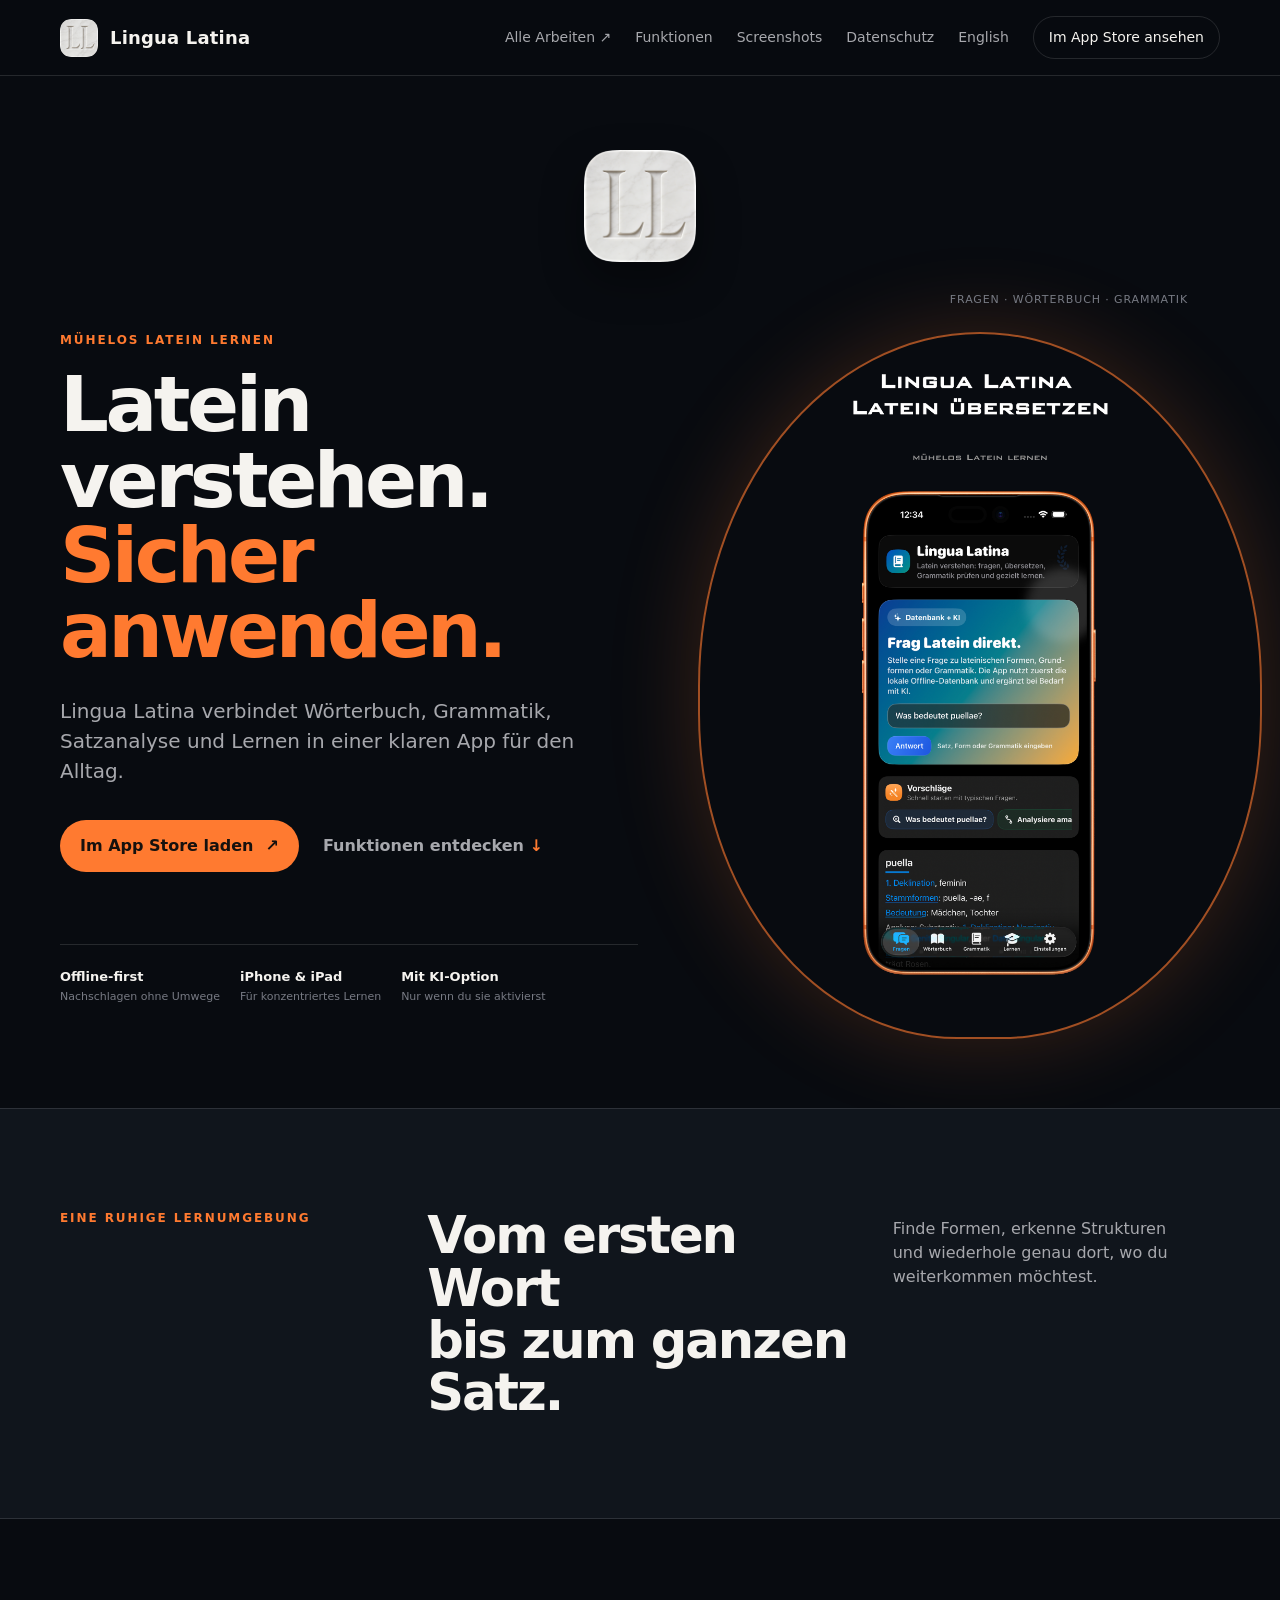
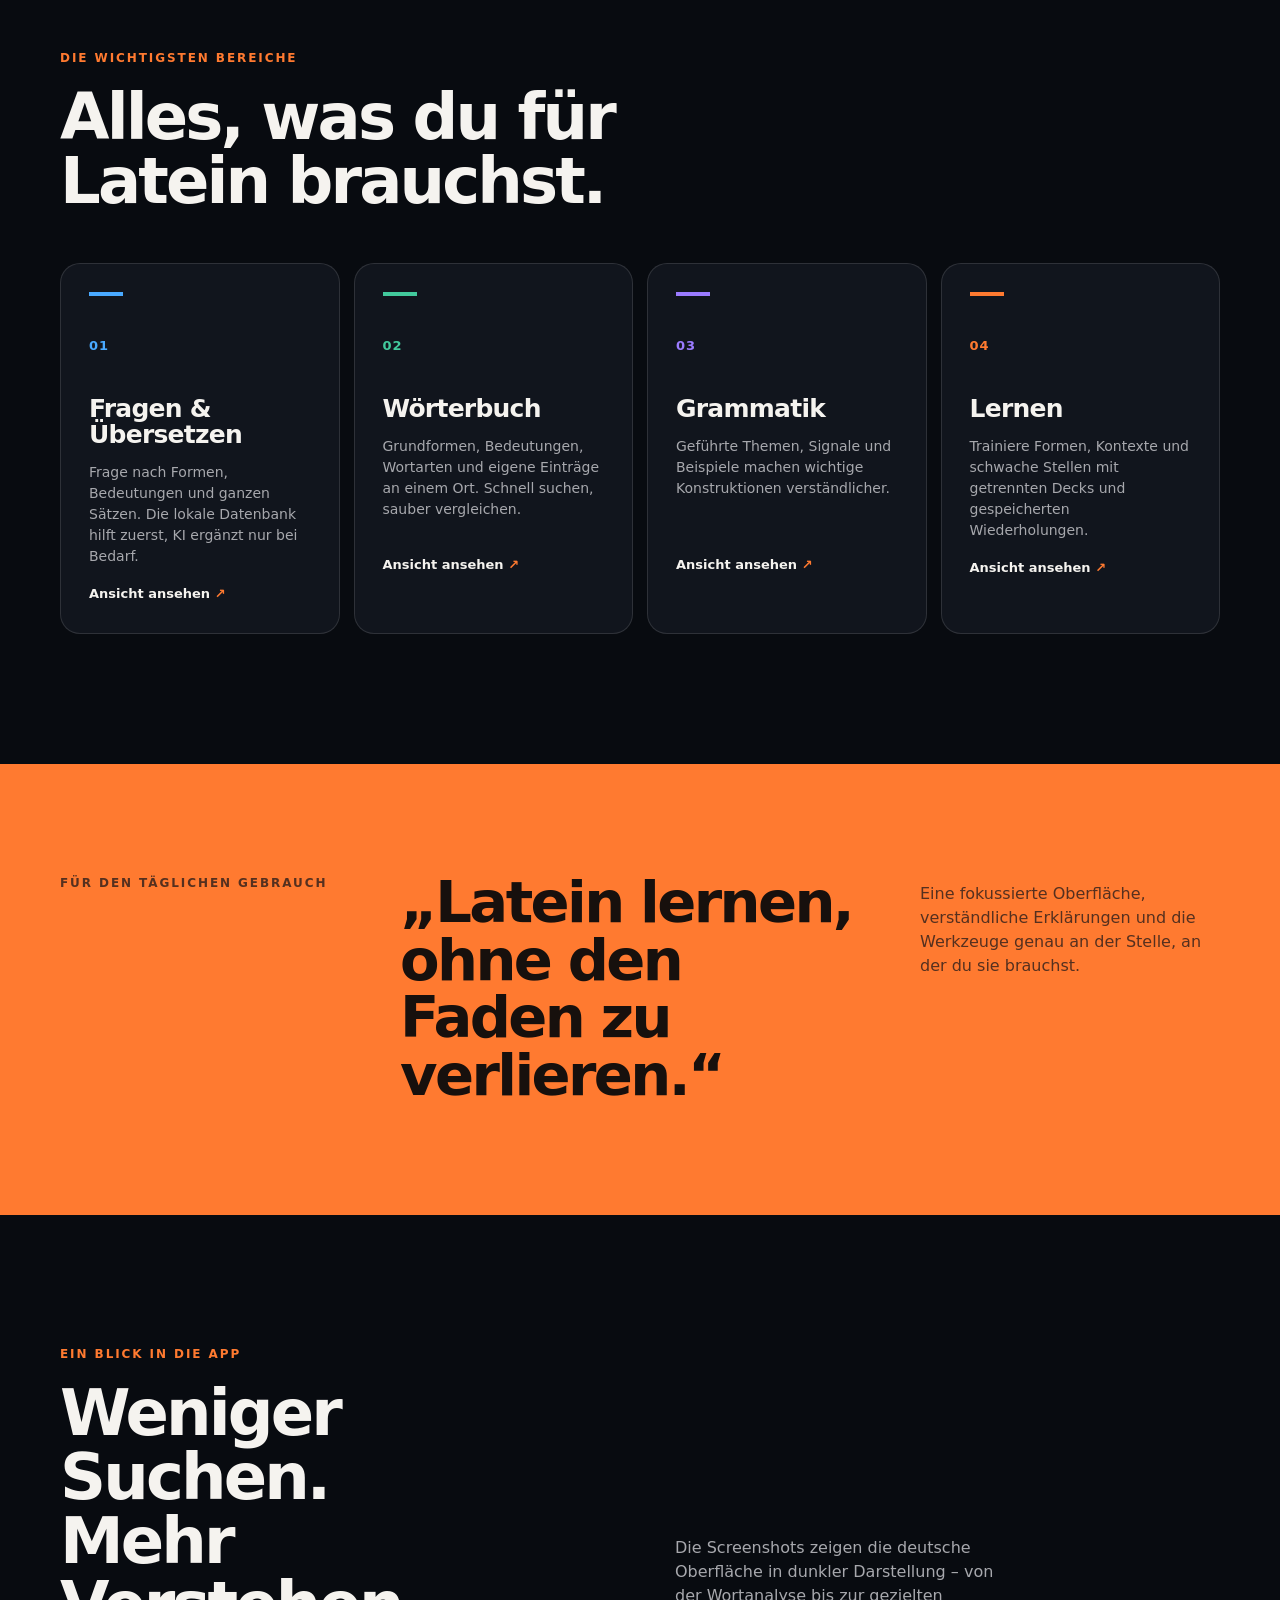
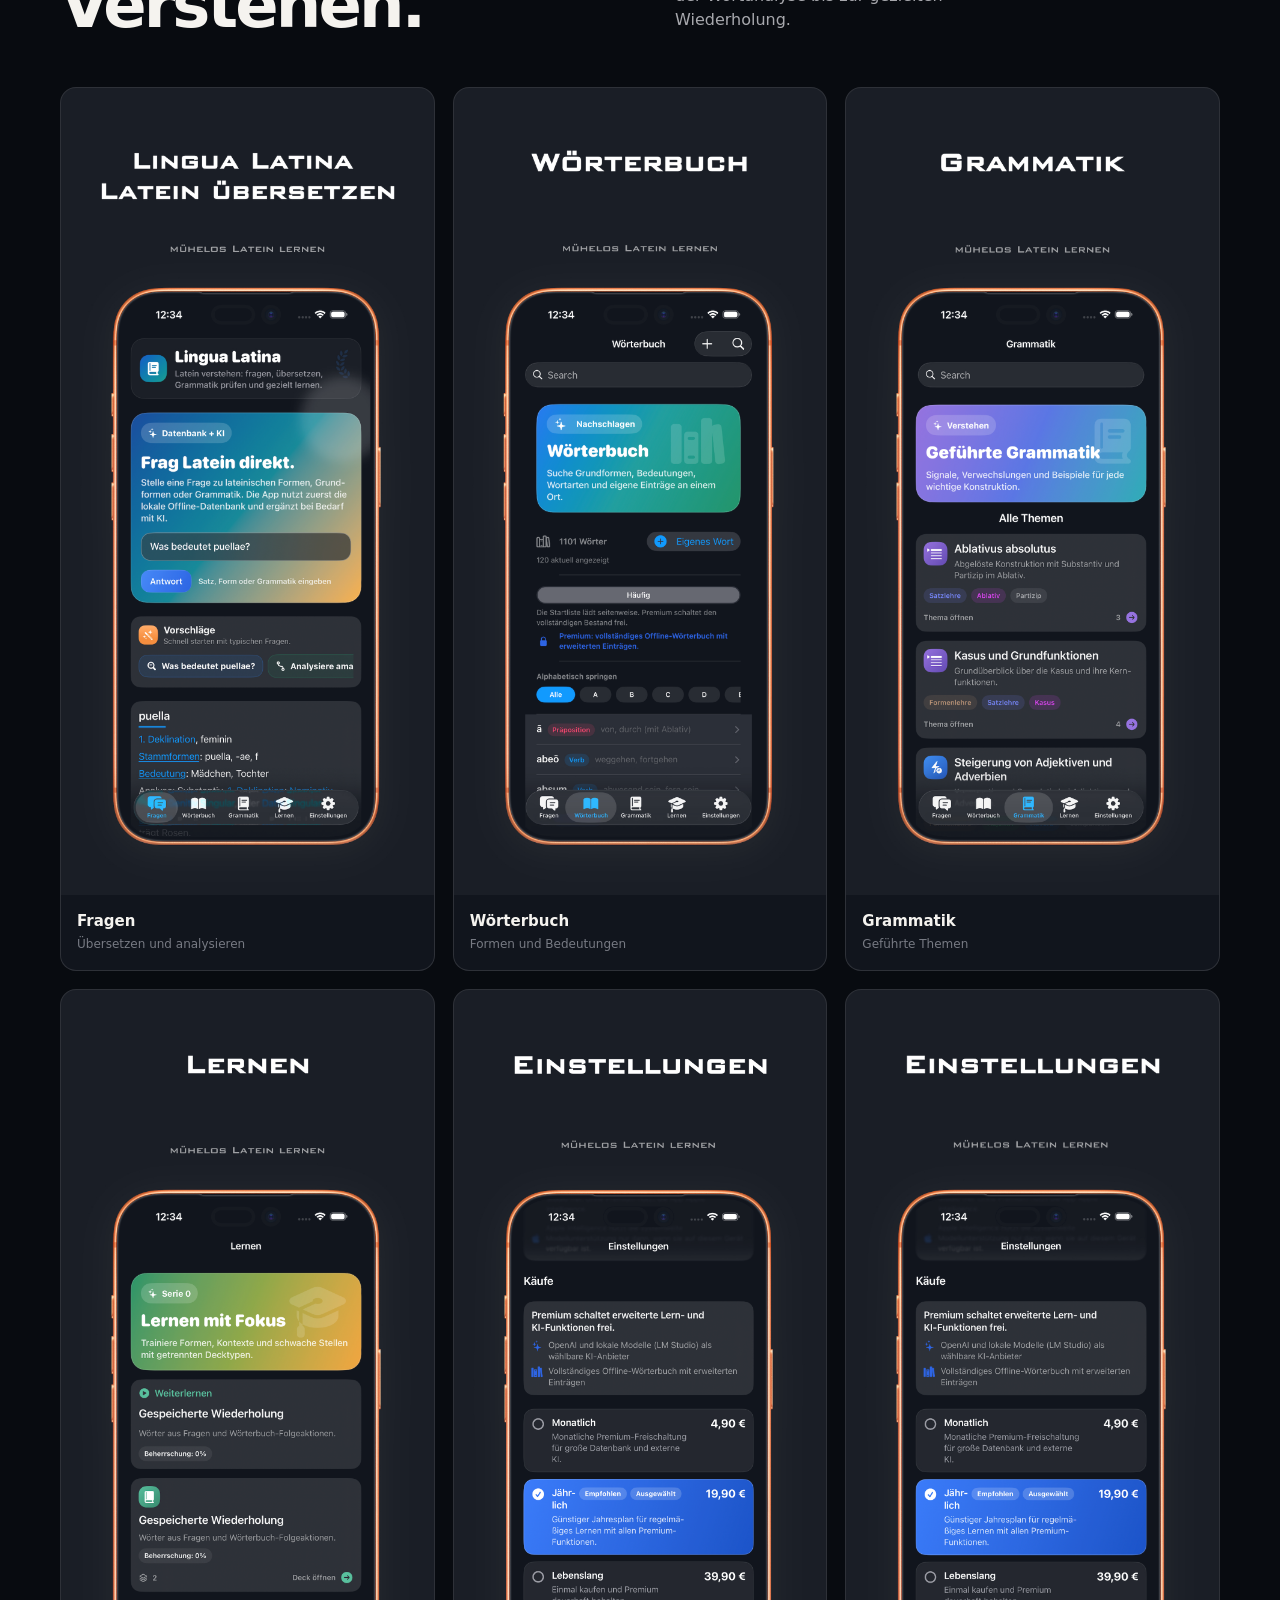
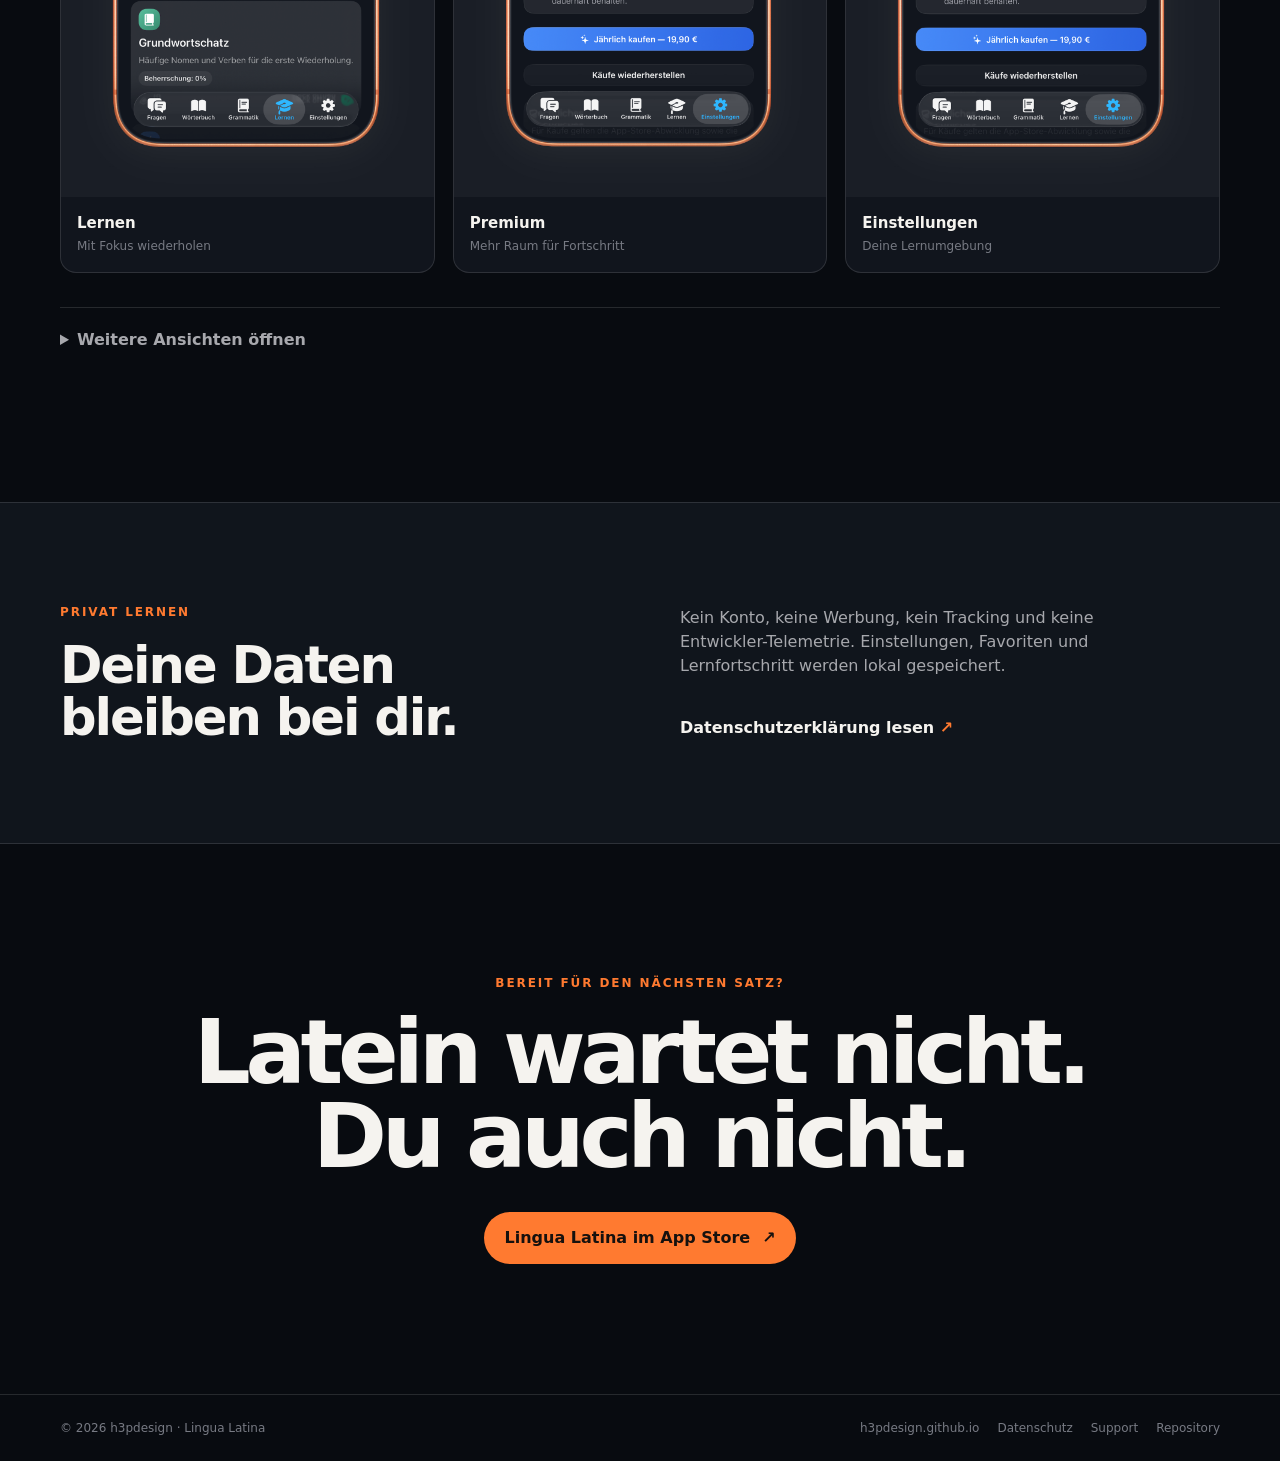
<file: index.html>
<!doctype html>
<html lang="de">
<head>
  <meta charset="utf-8">
  <meta name="viewport" content="width=device-width, initial-scale=1">
  <meta name="description" content="Lingua Latina: Latein verstehen, übersetzen, Grammatik prüfen und gezielt lernen.">
  <meta name="theme-color" content="#080b10">
  <title>Lingua Latina – Latein verstehen</title>
  <link rel="stylesheet" href="styles.css">
</head>
<body>
  <header class="site-header">
    <a class="brand" href="#top" aria-label="Lingua Latina Startseite">
      <img src="assets/app-icon-clear-light.png" alt="Lingua Latina App-Icon">
      <span>Lingua Latina</span>
    </a>
    <nav aria-label="Hauptnavigation">
      <a href="https://h3pdesign.github.io" target="_blank" rel="noreferrer">Alle Arbeiten ↗</a>
      <a href="#funktionen">Funktionen</a>
      <a href="#screenshots">Screenshots</a>
      <a href="#datenschutz">Datenschutz</a>
      <a href="en/">English</a>
      <a class="nav-button" href="https://apps.apple.com/de/app/lingua-latina/id6767503541">Im App Store ansehen</a>
    </nav>
  </header>

  <main id="top">
    <section class="hero section-wrap">
      <div class="hero-mark"><img src="assets/app-icon-clear-light.png" alt="Lingua Latina App-Icon"></div>
      <div class="hero-copy">
        <p class="eyebrow">Mühelos Latein lernen</p>
        <h1>Latein verstehen.<br><em>Sicher anwenden.</em></h1>
        <p class="lede">Lingua Latina verbindet Wörterbuch, Grammatik, Satzanalyse und Lernen in einer klaren App für den Alltag.</p>
        <div class="hero-actions">
          <a class="button button-primary" href="https://apps.apple.com/de/app/lingua-latina/id6767503541">Im App Store laden <span aria-hidden="true">↗</span></a>
          <a class="text-link" href="#funktionen">Funktionen entdecken <span aria-hidden="true">↓</span></a>
        </div>
        <div class="proof-row" aria-label="Produktmerkmale">
          <span><strong>Offline-first</strong><small>Nachschlagen ohne Umwege</small></span>
          <span><strong>iPhone &amp; iPad</strong><small>Für konzentriertes Lernen</small></span>
          <span><strong>Mit KI-Option</strong><small>Nur wenn du sie aktivierst</small></span>
        </div>
      </div>
      <div class="hero-visual">
        <div class="visual-label">Fragen · Wörterbuch · Grammatik</div>
        <img src="assets/screenshots/fragen-hero.png" alt="Lingua Latina mit einer lateinischen Wortanalyse auf dem iPhone" fetchpriority="high">
      </div>
    </section>

    <section class="intro-band">
      <div class="section-wrap intro-grid">
        <p class="section-kicker">Eine ruhige Lernumgebung</p>
        <h2>Vom ersten Wort<br>bis zum ganzen Satz.</h2>
        <p>Finde Formen, erkenne Strukturen und wiederhole genau dort, wo du weiterkommen möchtest.</p>
      </div>
    </section>

    <section id="funktionen" class="section-wrap feature-section">
      <div class="section-heading">
        <p class="section-kicker">Die wichtigsten Bereiche</p>
        <h2>Alles, was du für Latein brauchst.</h2>
      </div>
      <div class="feature-grid">
        <article class="feature-card feature-blue">
          <div class="feature-number">01</div>
          <h3>Fragen &amp; Übersetzen</h3>
          <p>Frage nach Formen, Bedeutungen und ganzen Sätzen. Die lokale Datenbank hilft zuerst, KI ergänzt nur bei Bedarf.</p>
          <a href="#screenshots">Ansicht ansehen <span aria-hidden="true">↗</span></a>
        </article>
        <article class="feature-card feature-green">
          <div class="feature-number">02</div>
          <h3>Wörterbuch</h3>
          <p>Grundformen, Bedeutungen, Wortarten und eigene Einträge an einem Ort. Schnell suchen, sauber vergleichen.</p>
          <a href="#screenshots">Ansicht ansehen <span aria-hidden="true">↗</span></a>
        </article>
        <article class="feature-card feature-purple">
          <div class="feature-number">03</div>
          <h3>Grammatik</h3>
          <p>Geführte Themen, Signale und Beispiele machen wichtige Konstruktionen verständlicher.</p>
          <a href="#screenshots">Ansicht ansehen <span aria-hidden="true">↗</span></a>
        </article>
        <article class="feature-card feature-orange">
          <div class="feature-number">04</div>
          <h3>Lernen</h3>
          <p>Trainiere Formen, Kontexte und schwache Stellen mit getrennten Decks und gespeicherten Wiederholungen.</p>
          <a href="#screenshots">Ansicht ansehen <span aria-hidden="true">↗</span></a>
        </article>
      </div>
    </section>

    <section class="quote-band">
      <div class="section-wrap quote-layout">
        <p class="section-kicker">Für den täglichen Gebrauch</p>
        <blockquote>„Latein lernen, ohne den Faden zu verlieren.“</blockquote>
        <p>Eine fokussierte Oberfläche, verständliche Erklärungen und die Werkzeuge genau an der Stelle, an der du sie brauchst.</p>
      </div>
    </section>

    <section id="screenshots" class="section-wrap gallery-section">
      <div class="section-heading split-heading">
        <div>
          <p class="section-kicker">Ein Blick in die App</p>
          <h2>Weniger Suchen.<br>Mehr Verstehen.</h2>
        </div>
        <p>Die Screenshots zeigen die deutsche Oberfläche in dunkler Darstellung – von der Wortanalyse bis zur gezielten Wiederholung.</p>
      </div>
      <div class="gallery gallery-featured">
        <figure class="shot shot-large"><img src="assets/screenshots/fragen.png" alt="Fragen und Satzanalyse in Lingua Latina"><figcaption><strong>Fragen</strong><span>Übersetzen und analysieren</span></figcaption></figure>
        <figure class="shot shot-large"><img src="assets/screenshots/woerterbuch.png" alt="Wörterbuch in Lingua Latina"><figcaption><strong>Wörterbuch</strong><span>Formen und Bedeutungen</span></figcaption></figure>
        <figure class="shot"><img src="assets/screenshots/grammatik-detail.png" alt="Grammatikthemen in Lingua Latina"><figcaption><strong>Grammatik</strong><span>Geführte Themen</span></figcaption></figure>
        <figure class="shot"><img src="assets/screenshots/lernen-detail.png" alt="Lernkarten und Wiederholung in Lingua Latina"><figcaption><strong>Lernen</strong><span>Mit Fokus wiederholen</span></figcaption></figure>
        <figure class="shot"><img src="assets/screenshots/premium.jpg" alt="Premium-Einstellungen in Lingua Latina"><figcaption><strong>Premium</strong><span>Mehr Raum für Fortschritt</span></figcaption></figure>
        <figure class="shot"><img src="assets/screenshots/einstellungen-detail.png" alt="Einstellungen in Lingua Latina"><figcaption><strong>Einstellungen</strong><span>Deine Lernumgebung</span></figcaption></figure>
      </div>
      <details class="more-screenshots">
        <summary>Weitere Ansichten öffnen</summary>
        <div class="gallery gallery-more">
          <figure class="shot"><img src="assets/screenshots/lernen.jpg" alt="Lernbereich in Lingua Latina"><figcaption><strong>Lernen</strong><span>Übersicht</span></figcaption></figure>
          <figure class="shot"><img src="assets/screenshots/grammatik.jpg" alt="Grammatikübersicht in Lingua Latina"><figcaption><strong>Grammatik</strong><span>Übersicht</span></figcaption></figure>
          <figure class="shot"><img src="assets/screenshots/einstellungen.jpg" alt="Einstellungen Übersicht in Lingua Latina"><figcaption><strong>Einstellungen</strong><span>Übersicht</span></figcaption></figure>
          <figure class="shot"><img src="assets/screenshots/einstellungen-detail-2.png" alt="Weitere Einstellungen in Lingua Latina"><figcaption><strong>Konfiguration</strong><span>Sprache und Design</span></figcaption></figure>
        </div>
      </details>
    </section>

    <section id="datenschutz" class="privacy-band">
      <div class="section-wrap privacy-grid">
        <div><p class="section-kicker">Privat lernen</p><h2>Deine Daten<br>bleiben bei dir.</h2></div>
        <div><p>Kein Konto, keine Werbung, kein Tracking und keine Entwickler-Telemetrie. Einstellungen, Favoriten und Lernfortschritt werden lokal gespeichert.</p><a class="text-link" href="https://apps-h3p.com/apps/lingua-latina/privacy-policy">Datenschutzerklärung lesen <span aria-hidden="true">↗</span></a></div>
      </div>
    </section>

    <section class="download section-wrap">
      <p class="section-kicker">Bereit für den nächsten Satz?</p>
      <h2>Latein wartet nicht.<br>Du auch nicht.</h2>
      <a class="button button-primary" href="https://apps.apple.com/de/app/lingua-latina/id6767503541">Lingua Latina im App Store <span aria-hidden="true">↗</span></a>
    </section>
  </main>

  <footer class="site-footer">
    <div class="section-wrap footer-inner">
      <span>© 2026 h3pdesign · Lingua Latina</span>
      <div><a href="https://h3pdesign.github.io" target="_blank" rel="noreferrer">h3pdesign.github.io</a><a href="https://apps-h3p.com/apps/lingua-latina/privacy-policy">Datenschutz</a><a href="https://github.com/h3pdesign/Lingua-Latina-Public/issues">Support</a><a href="https://github.com/h3pdesign/Lingua-Latina-Public">Repository</a></div>
    </div>
  </footer>
</body>
</html>
</file>
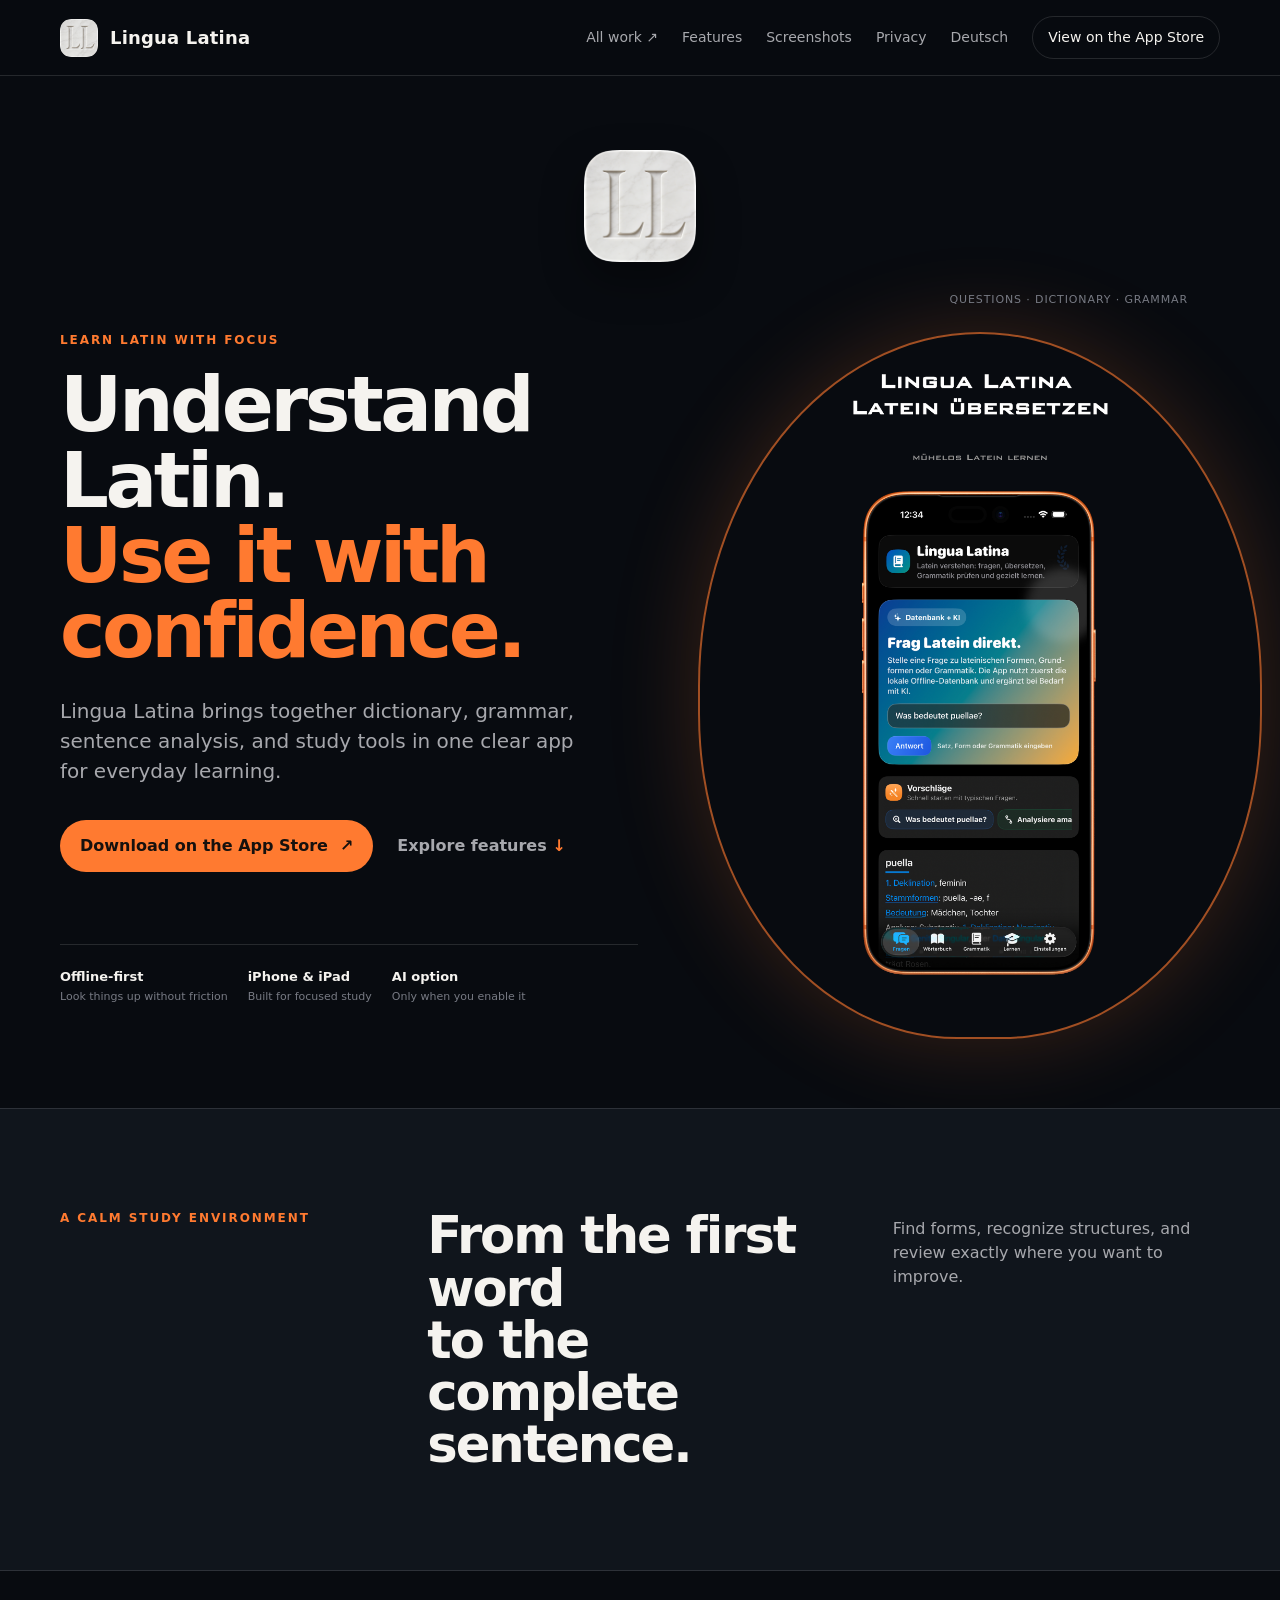
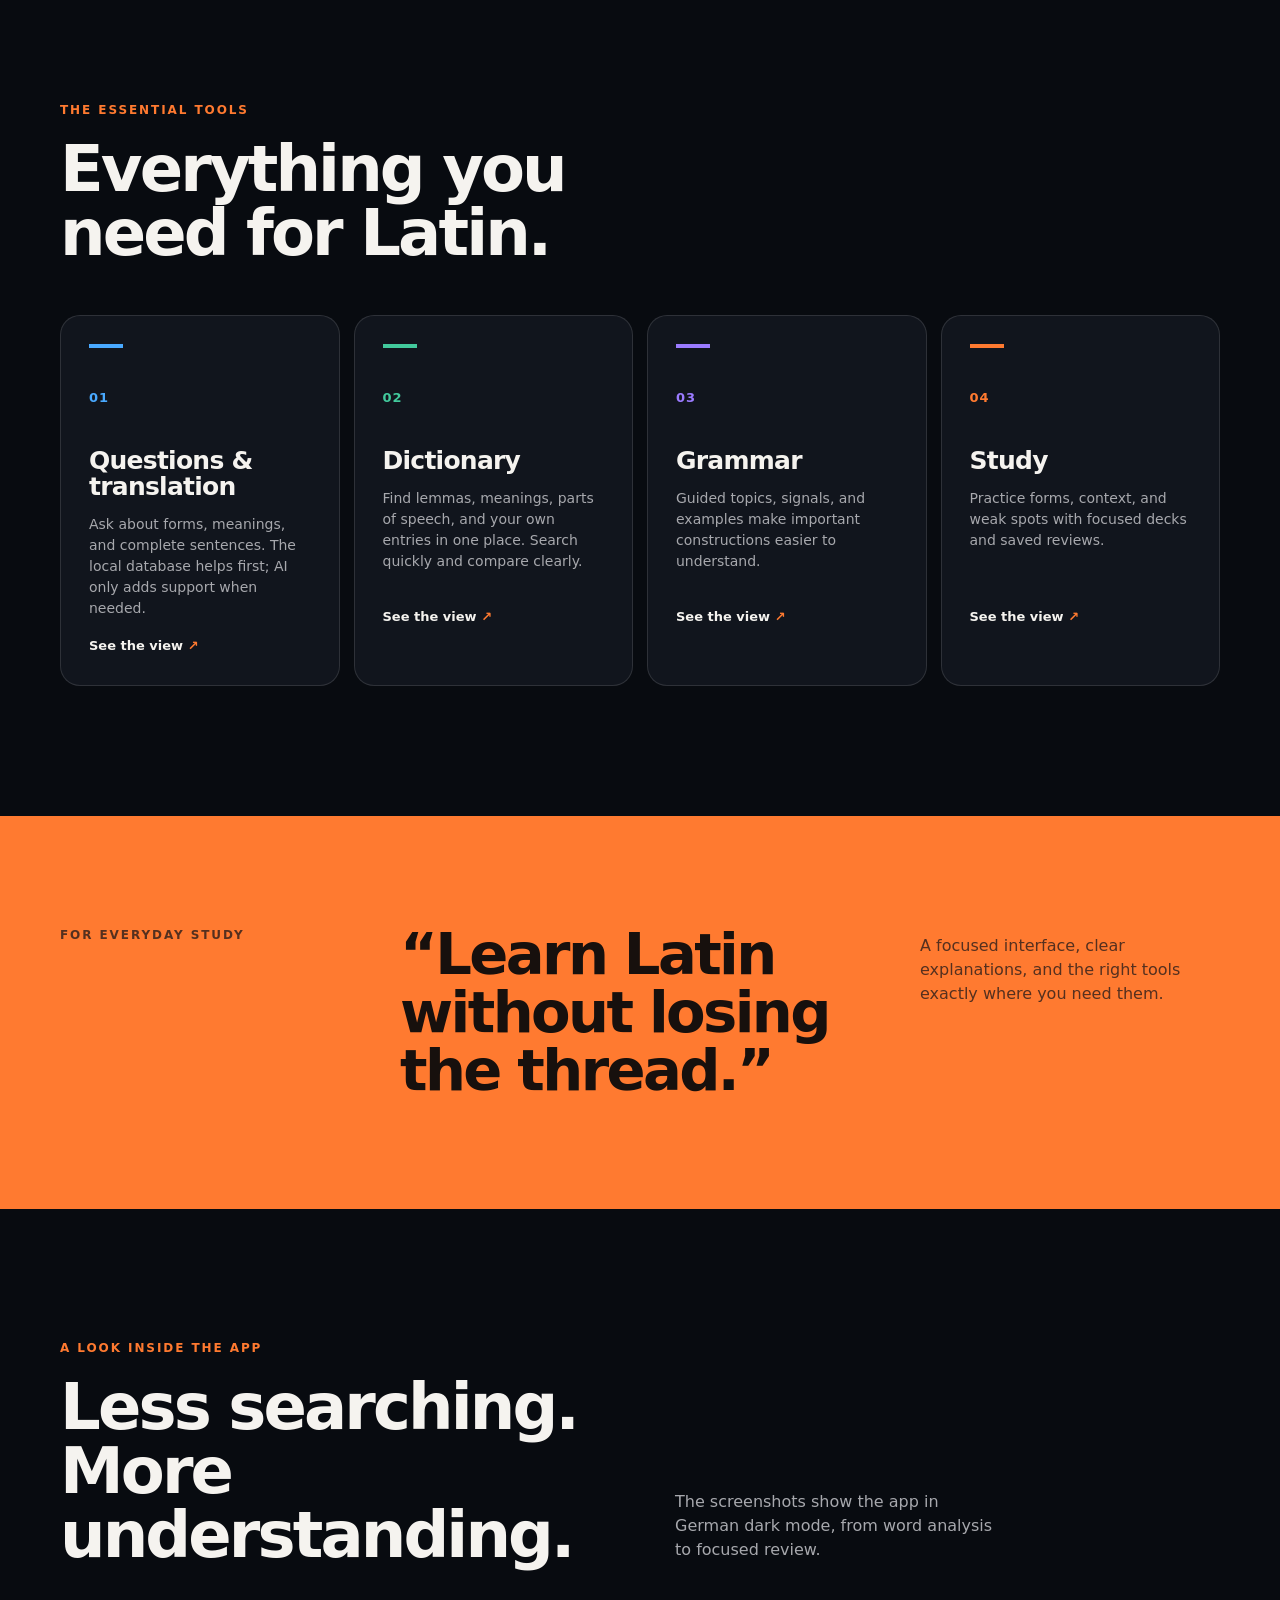
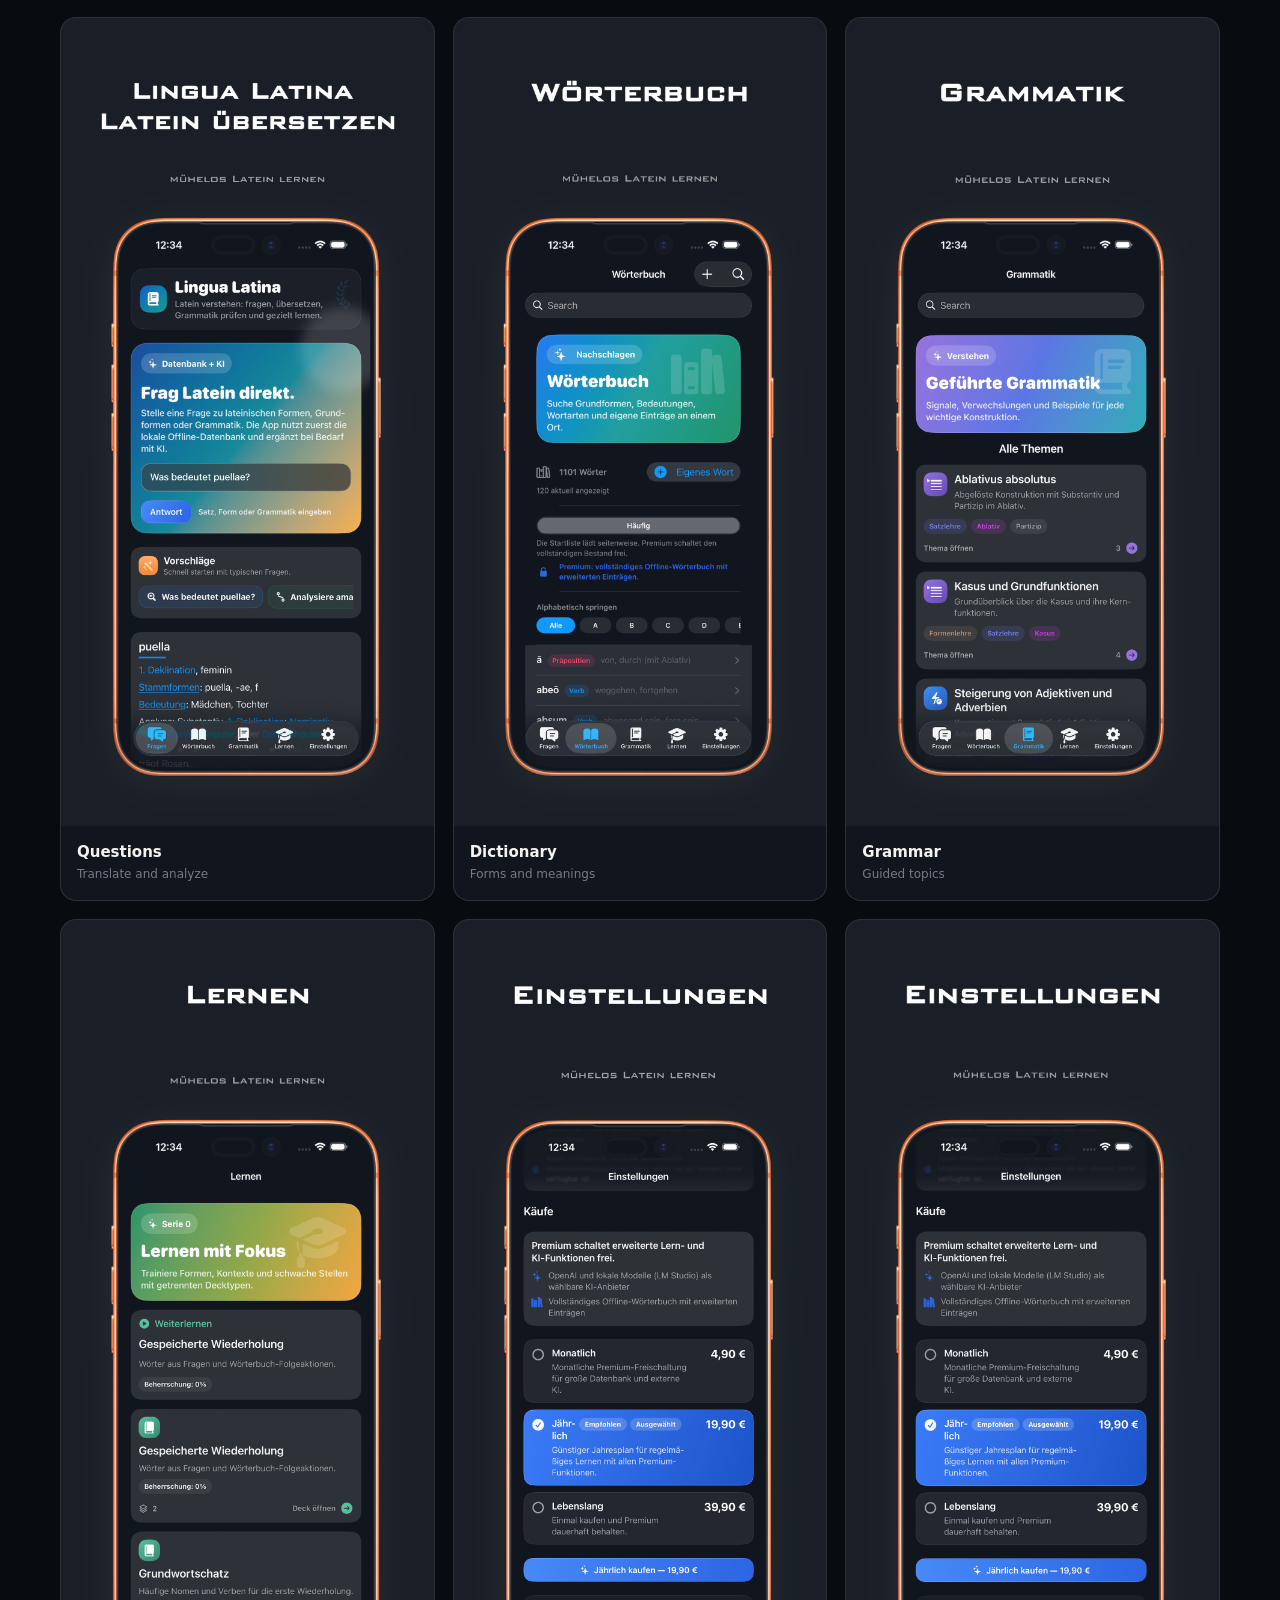
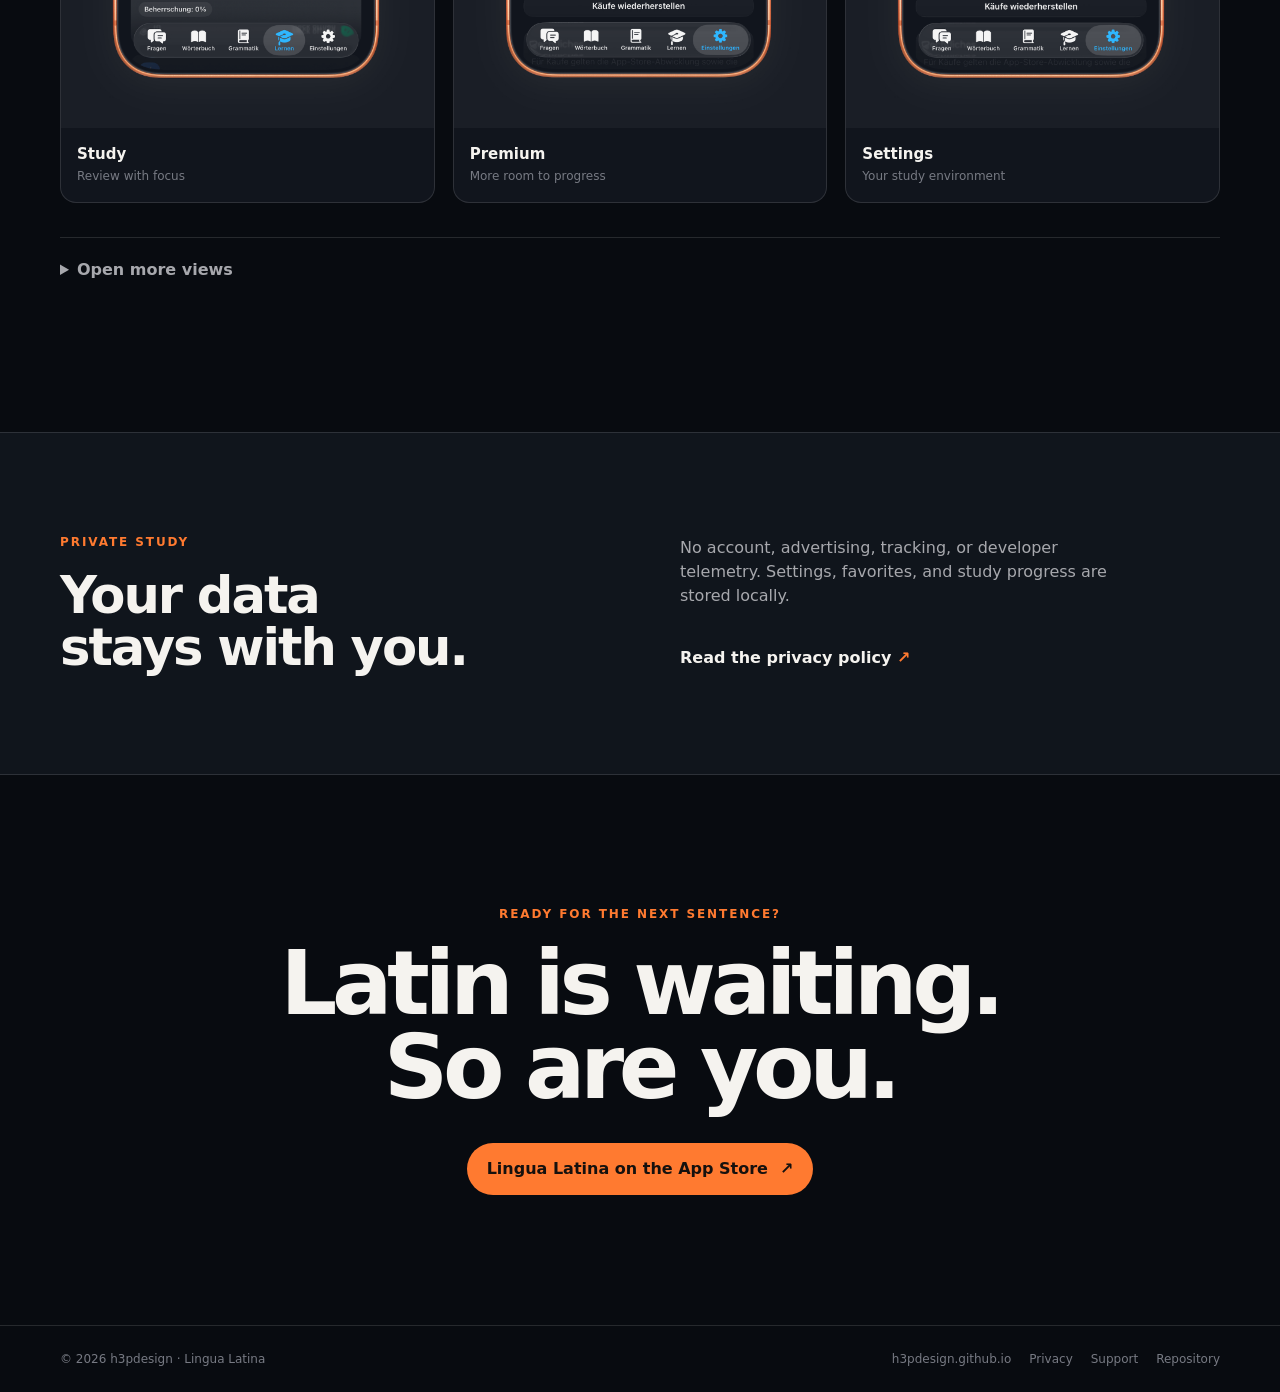
<file: en/index.html>
<!doctype html>
<html lang="en">
<head>
  <meta charset="utf-8">
  <meta name="viewport" content="width=device-width, initial-scale=1">
  <meta name="description" content="Lingua Latina: understand Latin, translate sentences, check grammar, and study with focus.">
  <meta name="theme-color" content="#080b10">
  <title>Lingua Latina - Understand Latin</title>
  <link rel="stylesheet" href="../styles.css">
</head>
<body>
  <header class="site-header">
    <a class="brand" href="#top" aria-label="Lingua Latina home">
      <img src="../assets/app-icon-clear-light.png" alt="Lingua Latina app icon">
      <span>Lingua Latina</span>
    </a>
    <nav aria-label="Main navigation">
      <a href="https://h3pdesign.github.io" target="_blank" rel="noreferrer">All work ↗</a>
      <a href="#features">Features</a>
      <a href="#screenshots">Screenshots</a>
      <a href="#privacy">Privacy</a>
      <a href="../index.html">Deutsch</a>
      <a class="nav-button" href="https://apps.apple.com/de/app/lingua-latina/id6767503541">View on the App Store</a>
    </nav>
  </header>

  <main id="top">
    <section class="hero section-wrap">
      <div class="hero-mark"><img src="../assets/app-icon-clear-light.png" alt="Lingua Latina app icon"></div>
      <div class="hero-copy">
        <p class="eyebrow">Learn Latin with focus</p>
        <h1>Understand Latin.<br><em>Use it with confidence.</em></h1>
        <p class="lede">Lingua Latina brings together dictionary, grammar, sentence analysis, and study tools in one clear app for everyday learning.</p>
        <div class="hero-actions">
          <a class="button button-primary" href="https://apps.apple.com/de/app/lingua-latina/id6767503541">Download on the App Store <span aria-hidden="true">↗</span></a>
          <a class="text-link" href="#features">Explore features <span aria-hidden="true">↓</span></a>
        </div>
        <div class="proof-row" aria-label="Product highlights">
          <span><strong>Offline-first</strong><small>Look things up without friction</small></span>
          <span><strong>iPhone &amp; iPad</strong><small>Built for focused study</small></span>
          <span><strong>AI option</strong><small>Only when you enable it</small></span>
        </div>
      </div>
      <div class="hero-visual">
        <div class="visual-label">Questions · Dictionary · Grammar</div>
        <img src="../assets/screenshots/fragen-hero.png" alt="Lingua Latina showing Latin word analysis on iPhone" fetchpriority="high">
      </div>
    </section>

    <section class="intro-band">
      <div class="section-wrap intro-grid">
        <p class="section-kicker">A calm study environment</p>
        <h2>From the first word<br>to the complete sentence.</h2>
        <p>Find forms, recognize structures, and review exactly where you want to improve.</p>
      </div>
    </section>

    <section id="features" class="section-wrap feature-section">
      <div class="section-heading">
        <p class="section-kicker">The essential tools</p>
        <h2>Everything you need for Latin.</h2>
      </div>
      <div class="feature-grid">
        <article class="feature-card feature-blue">
          <div class="feature-number">01</div>
          <h3>Questions &amp; translation</h3>
          <p>Ask about forms, meanings, and complete sentences. The local database helps first; AI only adds support when needed.</p>
          <a href="#screenshots">See the view <span aria-hidden="true">↗</span></a>
        </article>
        <article class="feature-card feature-green">
          <div class="feature-number">02</div>
          <h3>Dictionary</h3>
          <p>Find lemmas, meanings, parts of speech, and your own entries in one place. Search quickly and compare clearly.</p>
          <a href="#screenshots">See the view <span aria-hidden="true">↗</span></a>
        </article>
        <article class="feature-card feature-purple">
          <div class="feature-number">03</div>
          <h3>Grammar</h3>
          <p>Guided topics, signals, and examples make important constructions easier to understand.</p>
          <a href="#screenshots">See the view <span aria-hidden="true">↗</span></a>
        </article>
        <article class="feature-card feature-orange">
          <div class="feature-number">04</div>
          <h3>Study</h3>
          <p>Practice forms, context, and weak spots with focused decks and saved reviews.</p>
          <a href="#screenshots">See the view <span aria-hidden="true">↗</span></a>
        </article>
      </div>
    </section>

    <section class="quote-band">
      <div class="section-wrap quote-layout">
        <p class="section-kicker">For everyday study</p>
        <blockquote>“Learn Latin without losing the thread.”</blockquote>
        <p>A focused interface, clear explanations, and the right tools exactly where you need them.</p>
      </div>
    </section>

    <section id="screenshots" class="section-wrap gallery-section">
      <div class="section-heading split-heading">
        <div>
          <p class="section-kicker">A look inside the app</p>
          <h2>Less searching.<br>More understanding.</h2>
        </div>
        <p>The screenshots show the app in German dark mode, from word analysis to focused review.</p>
      </div>
      <div class="gallery gallery-featured">
        <figure class="shot shot-large"><img src="../assets/screenshots/fragen.png" alt="Questions and sentence analysis in Lingua Latina"><figcaption><strong>Questions</strong><span>Translate and analyze</span></figcaption></figure>
        <figure class="shot shot-large"><img src="../assets/screenshots/woerterbuch.png" alt="Dictionary in Lingua Latina"><figcaption><strong>Dictionary</strong><span>Forms and meanings</span></figcaption></figure>
        <figure class="shot"><img src="../assets/screenshots/grammatik-detail.png" alt="Grammar topics in Lingua Latina"><figcaption><strong>Grammar</strong><span>Guided topics</span></figcaption></figure>
        <figure class="shot"><img src="../assets/screenshots/lernen-detail.png" alt="Study cards and review in Lingua Latina"><figcaption><strong>Study</strong><span>Review with focus</span></figcaption></figure>
        <figure class="shot"><img src="../assets/screenshots/premium.jpg" alt="Premium settings in Lingua Latina"><figcaption><strong>Premium</strong><span>More room to progress</span></figcaption></figure>
        <figure class="shot"><img src="../assets/screenshots/einstellungen-detail.png" alt="Settings in Lingua Latina"><figcaption><strong>Settings</strong><span>Your study environment</span></figcaption></figure>
      </div>
      <details class="more-screenshots">
        <summary>Open more views</summary>
        <div class="gallery gallery-more">
          <figure class="shot"><img src="../assets/screenshots/lernen.jpg" alt="Study area in Lingua Latina"><figcaption><strong>Study</strong><span>Overview</span></figcaption></figure>
          <figure class="shot"><img src="../assets/screenshots/grammatik.jpg" alt="Grammar overview in Lingua Latina"><figcaption><strong>Grammar</strong><span>Overview</span></figcaption></figure>
          <figure class="shot"><img src="../assets/screenshots/einstellungen.jpg" alt="Settings overview in Lingua Latina"><figcaption><strong>Settings</strong><span>Overview</span></figcaption></figure>
          <figure class="shot"><img src="../assets/screenshots/einstellungen-detail-2.png" alt="Additional settings in Lingua Latina"><figcaption><strong>Configuration</strong><span>Language and design</span></figcaption></figure>
        </div>
      </details>
    </section>

    <section id="privacy" class="privacy-band">
      <div class="section-wrap privacy-grid">
        <div><p class="section-kicker">Private study</p><h2>Your data<br>stays with you.</h2></div>
        <div><p>No account, advertising, tracking, or developer telemetry. Settings, favorites, and study progress are stored locally.</p><a class="text-link" href="https://apps-h3p.com/apps/lingua-latina/privacy-policy">Read the privacy policy <span aria-hidden="true">↗</span></a></div>
      </div>
    </section>

    <section class="download section-wrap">
      <p class="section-kicker">Ready for the next sentence?</p>
      <h2>Latin is waiting.<br>So are you.</h2>
      <a class="button button-primary" href="https://apps.apple.com/de/app/lingua-latina/id6767503541">Lingua Latina on the App Store <span aria-hidden="true">↗</span></a>
    </section>
  </main>

  <footer class="site-footer">
    <div class="section-wrap footer-inner">
      <span>© 2026 h3pdesign · Lingua Latina</span>
      <div><a href="https://h3pdesign.github.io" target="_blank" rel="noreferrer">h3pdesign.github.io</a><a href="https://apps-h3p.com/apps/lingua-latina/privacy-policy">Privacy</a><a href="https://github.com/h3pdesign/Lingua-Latina-Public/issues">Support</a><a href="https://github.com/h3pdesign/Lingua-Latina-Public">Repository</a></div>
    </div>
  </footer>
</body>
</html>
</file>
<file: styles.css>
:root {
  --ink: #f5f3ef;
  --muted: #a7a8ad;
  --soft: #777a83;
  --night: #080b10;
  --panel: #11151d;
  --line: rgba(255,255,255,.12);
  --orange: #ff7a30;
  --blue: #49a9ff;
  --green: #42c99c;
  --purple: #9b7bff;
}

* { box-sizing: border-box; }
html { scroll-behavior: smooth; }
body { margin: 0; background: var(--night); color: var(--ink); font-family: Inter, ui-sans-serif, system-ui, -apple-system, BlinkMacSystemFont, "Segoe UI", sans-serif; line-height: 1.5; }
a { color: inherit; }
img { display: block; max-width: 100%; }
.section-wrap { width: min(1160px, calc(100% - 48px)); margin: 0 auto; }
.site-header { position: sticky; top: 0; z-index: 10; display: flex; align-items: center; justify-content: space-between; gap: 24px; min-height: 76px; padding: 12px max(24px, calc((100vw - 1160px) / 2)); background: rgba(8,11,16,.92); border-bottom: 1px solid var(--line); backdrop-filter: blur(18px); }
.brand { display: inline-flex; align-items: center; gap: 12px; font-size: 18px; font-weight: 750; text-decoration: none; letter-spacing: .01em; }
.brand img { width: 38px; height: 38px; border-radius: 11px; }
nav { display: flex; align-items: center; gap: 24px; color: var(--muted); font-size: 14px; }
nav a, .text-link { text-decoration: none; transition: color .2s ease, border-color .2s ease; }
nav a:hover, .text-link:hover, .site-footer a:hover { color: var(--ink); }
.nav-button { padding: 10px 15px; color: var(--ink); border: 1px solid var(--line); border-radius: 999px; }
.hero { display: grid; grid-template-columns: minmax(0, 1fr) minmax(340px, 480px); gap: clamp(32px, 8vw, 110px); align-items: center; min-height: 760px; padding-top: 74px; padding-bottom: 90px; }
.hero-mark { grid-column: 1 / -1; display: flex; justify-content: center; margin-bottom: -46px; }
.hero-mark img { width: 112px; height: 112px; border-radius: 28px; box-shadow: 0 18px 42px rgba(0,0,0,.38); }
.eyebrow, .section-kicker { margin: 0 0 18px; color: var(--orange); font-size: 12px; font-weight: 800; letter-spacing: .16em; text-transform: uppercase; }
h1, h2, h3, p { margin-top: 0; }
h1 { max-width: 650px; margin-bottom: 28px; font-size: clamp(46px, 6vw, 82px); line-height: .98; letter-spacing: -.045em; }
h1 em { color: var(--orange); font-style: normal; }
.lede { max-width: 520px; margin-bottom: 34px; color: var(--muted); font-size: 20px; line-height: 1.5; }
.hero-actions { display: flex; align-items: center; gap: 24px; flex-wrap: wrap; }
.button { display: inline-flex; align-items: center; gap: 12px; padding: 14px 20px; border-radius: 999px; font-weight: 750; text-decoration: none; transition: transform .2s ease, background .2s ease; }
.button:hover { transform: translateY(-2px); }
.button-primary { background: var(--orange); color: #16110e; }
.button-primary:hover { background: #ff9a5b; }
.text-link { color: var(--muted); font-weight: 650; }
.text-link span, .feature-card a span { color: var(--orange); }
.proof-row { display: flex; gap: 20px; margin-top: 72px; padding-top: 22px; border-top: 1px solid var(--line); }
.proof-row span { display: grid; gap: 2px; min-width: 0; }
.proof-row strong { font-size: 13px; }
.proof-row small { color: var(--soft); font-size: 11px; }
.hero-visual { position: relative; justify-self: center; width: min(100%, 440px); }
.hero-visual::before { position: absolute; inset: 2% -14% -3%; z-index: -1; content: ""; border: 2px solid rgba(255,122,48,.62); border-radius: 50% 50% 46% 46%; box-shadow: 0 0 92px rgba(255,122,48,.2); }
.hero-visual img { width: 100%; max-height: 700px; object-fit: contain; border-radius: 30px; }
.visual-label { position: absolute; top: -26px; right: 12px; z-index: 1; color: var(--soft); font-size: 11px; letter-spacing: .08em; text-transform: uppercase; }
.intro-band, .privacy-band { background: #10151c; border-block: 1px solid var(--line); }
.intro-grid { display: grid; grid-template-columns: 1fr 1.3fr 1fr; gap: 40px; align-items: start; padding-block: 100px; }
.intro-grid h2, .privacy-grid h2 { margin: 0; font-size: clamp(32px, 4vw, 55px); line-height: 1.02; letter-spacing: -.04em; }
.intro-grid > p:last-child { max-width: 300px; margin: 8px 0 0; color: var(--muted); }
.feature-section { padding-block: 130px; }
.section-heading { margin-bottom: 50px; }
.section-heading h2 { max-width: 670px; margin: 0; font-size: clamp(36px, 5vw, 64px); line-height: 1; letter-spacing: -.045em; }
.feature-grid { display: grid; grid-template-columns: repeat(4, 1fr); gap: 14px; }
.feature-card { min-height: 340px; padding: 28px; background: var(--panel); border: 1px solid var(--line); border-radius: 20px; }
.feature-card::before { display: block; width: 34px; height: 4px; margin-bottom: 40px; content: ""; background: var(--accent); }
.feature-blue { --accent: var(--blue); } .feature-green { --accent: var(--green); } .feature-purple { --accent: var(--purple); } .feature-orange { --accent: var(--orange); }
.feature-number { color: var(--accent); font-size: 13px; font-weight: 800; letter-spacing: .08em; }
.feature-card h3 { margin: 40px 0 14px; font-size: 25px; line-height: 1.05; letter-spacing: -.03em; }
.feature-card p { min-height: 102px; color: var(--muted); font-size: 14px; }
.feature-card a { color: var(--ink); font-size: 13px; font-weight: 750; text-decoration: none; }
.quote-band { padding-block: 110px; background: var(--orange); color: #17100d; }
.quote-layout { display: grid; grid-template-columns: 1fr 1.6fr 1fr; gap: 40px; align-items: start; }
.quote-band .section-kicker { color: #55301f; }
blockquote { margin: 0; font-size: clamp(32px, 4.5vw, 60px); font-weight: 780; line-height: 1; letter-spacing: -.045em; }
.quote-layout > p:last-child { margin: 8px 0 0; color: #55301f; }
.gallery-section { padding-block: 130px; }
.split-heading { display: grid; grid-template-columns: 1fr 1fr; gap: 70px; align-items: end; }
.split-heading > p { max-width: 330px; margin: 0 0 5px; color: var(--muted); }
.gallery { display: grid; grid-template-columns: repeat(3, 1fr); gap: 18px; align-items: start; }
.shot { margin: 0; overflow: hidden; background: var(--panel); border: 1px solid var(--line); border-radius: 16px; }
.shot img { width: 100%; aspect-ratio: 9 / 19.5; object-fit: cover; object-position: top; mix-blend-mode: screen; }
.shot-large { grid-column: span 1; }
.shot figcaption { display: grid; gap: 2px; padding: 15px 16px 17px; }
.shot figcaption strong { font-size: 15px; }
.shot figcaption span { color: var(--soft); font-size: 12px; }
.more-screenshots { margin-top: 34px; border-top: 1px solid var(--line); }
.more-screenshots summary { padding: 20px 0; color: var(--muted); cursor: pointer; font-weight: 700; }
.gallery-more { padding-top: 12px; }
.privacy-grid { display: grid; grid-template-columns: 1fr 1fr; gap: 80px; align-items: center; padding-block: 100px; }
.privacy-grid > div:last-child { max-width: 440px; color: var(--muted); }
.privacy-grid .text-link { display: inline-block; margin-top: 22px; color: var(--ink); }
.download { padding-block: 130px; text-align: center; }
.download h2 { margin: 0 auto 34px; font-size: clamp(45px, 7vw, 90px); line-height: .94; letter-spacing: -.06em; }
.download .section-kicker { color: var(--orange); }
.site-footer { border-top: 1px solid var(--line); color: var(--soft); font-size: 12px; }
.footer-inner { display: flex; justify-content: space-between; gap: 20px; padding-block: 24px; }
.footer-inner div { display: flex; gap: 18px; }
.site-footer a { text-decoration: none; }
@media (max-width: 900px) {
  .site-header { align-items: flex-start; }
  nav { gap: 14px; flex-wrap: wrap; justify-content: flex-end; }
  nav a:not(.nav-button) { display: none; }
  .hero { grid-template-columns: 1fr; min-height: 0; padding-top: 70px; }
  .hero-copy { max-width: 680px; }
  .hero-visual { width: min(84vw, 420px); }
  .intro-grid, .quote-layout, .privacy-grid { grid-template-columns: 1fr 1fr; }
  .intro-grid .section-kicker, .quote-layout .section-kicker { grid-column: 1 / -1; margin-bottom: -14px; }
  .intro-grid > p:last-child, .quote-layout > p:last-child { grid-column: 2; }
  .feature-grid { grid-template-columns: repeat(2, 1fr); }
}
@media (max-width: 620px) {
  .section-wrap { width: min(100% - 34px, 520px); }
  .site-header { padding-inline: 17px; }
  .brand { font-size: 16px; }
  .nav-button { padding: 8px 11px; font-size: 12px; }
  .hero { padding-top: 52px; padding-bottom: 70px; }
  .hero-mark { margin-bottom: -6px; }
  .hero-mark img { width: 88px; height: 88px; border-radius: 22px; }
  h1 { font-size: clamp(43px, 13vw, 64px); }
  .lede { font-size: 17px; }
  .proof-row { display: grid; grid-template-columns: 1fr 1fr; margin-top: 52px; }
  .proof-row span:last-child { grid-column: 1 / -1; }
  .intro-grid, .quote-layout, .privacy-grid, .split-heading { grid-template-columns: 1fr; gap: 22px; }
  .intro-grid .section-kicker, .quote-layout .section-kicker, .intro-grid > p:last-child, .quote-layout > p:last-child { grid-column: auto; }
  .intro-grid, .privacy-grid { padding-block: 70px; }
  .feature-section, .gallery-section, .download { padding-block: 82px; }
  .feature-grid { grid-template-columns: 1fr; }
  .feature-card { min-height: 0; padding: 24px; }
  .feature-card h3 { margin-top: 32px; }
  .feature-card p { min-height: 0; }
  .quote-band { padding-block: 74px; }
  .gallery { grid-template-columns: 1fr 1fr; gap: 10px; }
  .gallery .shot-large { grid-column: span 2; }
  .shot figcaption { padding: 11px 12px 13px; }
  .shot figcaption strong { font-size: 13px; }
  .shot figcaption span { font-size: 10px; }
  .footer-inner { display: grid; }
}
</file>
